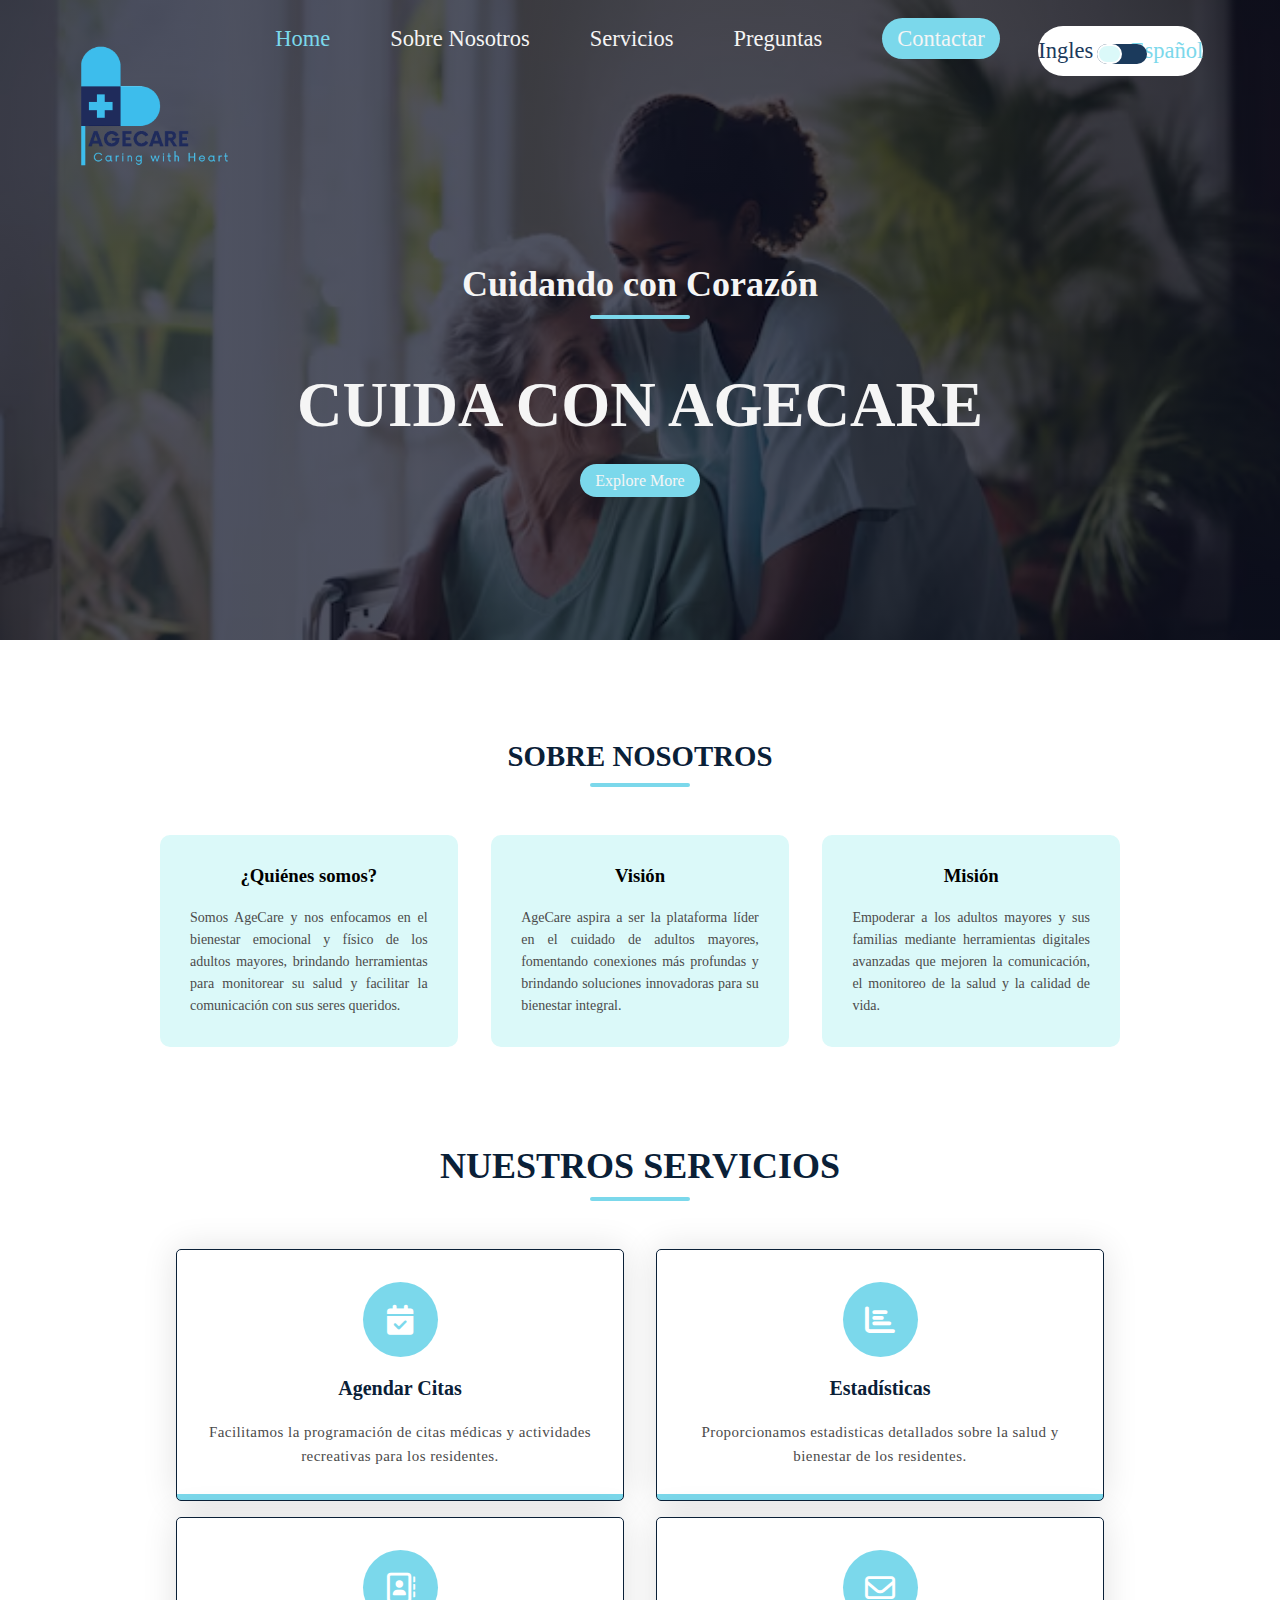
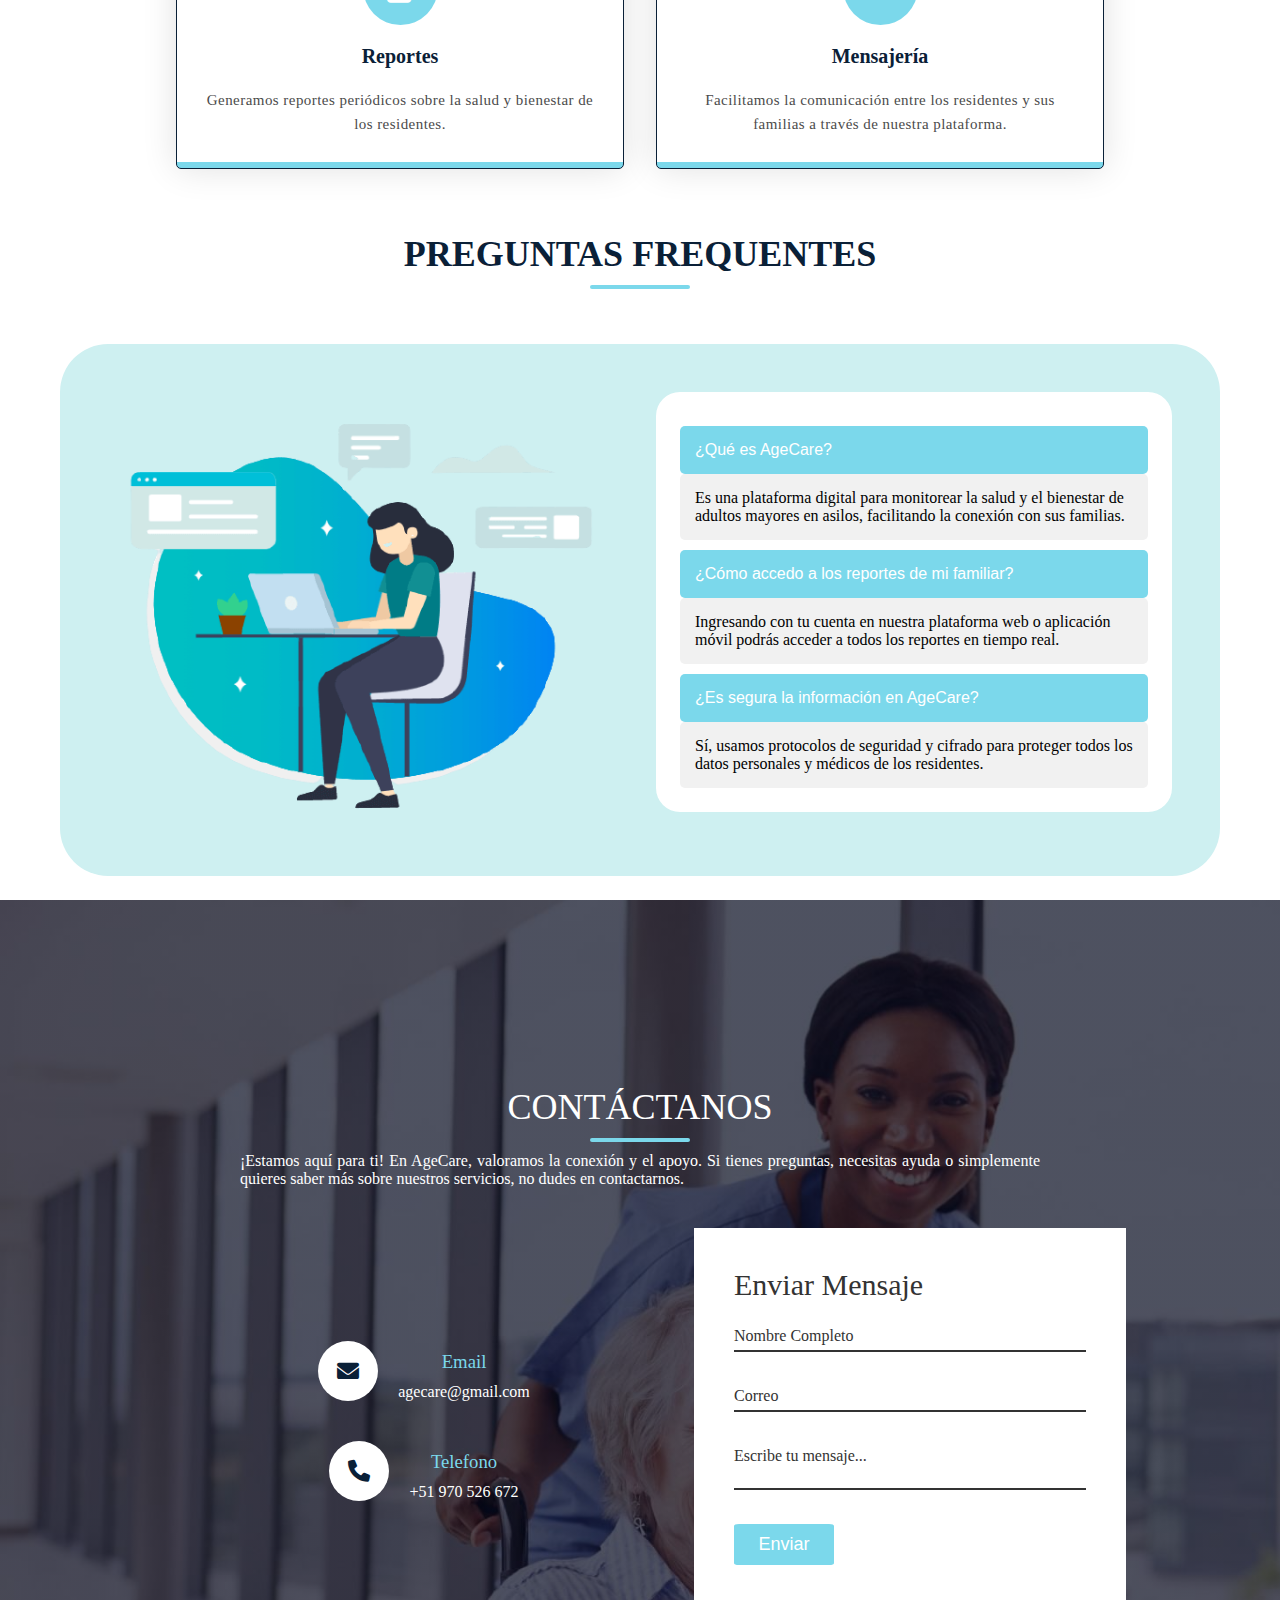
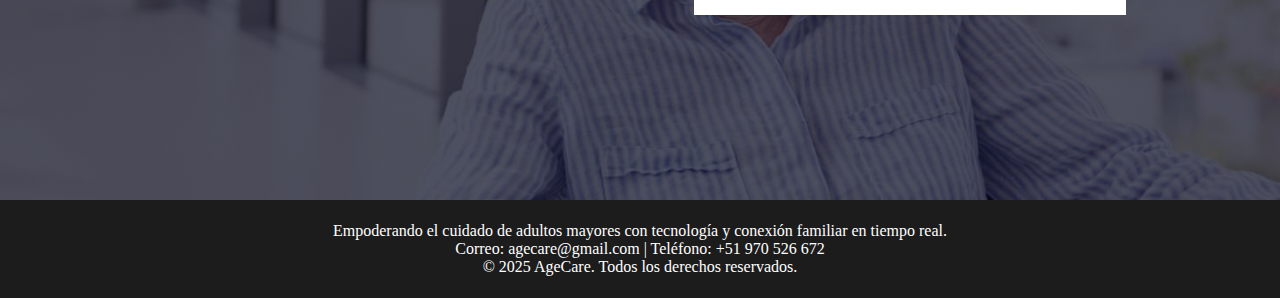
<file: es/index.html>
<!DOCTYPE html>
<html lang="es">
<head>
    <meta charset="UTF-8">
    <meta name="viewport" content="width=device-width, initial-scale=1.0">
    <title>Landing Page - AgeCare</title>
    <meta name="description" content="AgeCare es una plataforma digital que mejora la calidad de vida de los residentes en asilos, conectando a sus familias con información en tiempo real.">
    <meta name="keywords" content="asilos, adultos mayores, salud emocional, bienestar, plataforma digital, monitoreo, cuidados geriátricos, comunicación familiar">
    <meta name="author" content="AgeCare Team">
    <link rel="stylesheet" href="../css/style.css">
    <link href="https://fonts.googleapis.com/css2?family=Open+Sans:wght@400;700&display=swap" rel="stylesheet">
    <link href="https://cdnjs.cloudflare.com/ajax/libs/font-awesome/6.0.0/css/all.min.css" rel="stylesheet">
</head>
<body>
    <!-- Navbar -->
    <nav class="navbar">
        <a href="index.html"><img src="../img/AgeCare LG.png" class="logo" alt="Logo"></a>
        <ul class="nav-links">
            <li class="active"><a href="index.html">Home</a></li>
            <li><a href="#about">Sobre Nosotros</a></li>
            <li><a href="#services">Servicios</a></li>
            <li><a href="#questions">Preguntas</a></li>
            <li><a class="ctn" href="#contact">Contactar</a></li>
        </ul>
        <img src="../img/menu-bar.png" class="menu-btn" alt="">

        <div class="swicth">
            <span class="en">Ingles</span>
            <input type="checkbox" class="check"> 
            <span class="es">Español</span>
        </div>
    </nav>

    <header>
        <div class="header-content">
            <h2>Cuidando con Corazón</h2>
            <div class="line"></div>
            <h1>CUIDA CON AGECARE</h1>
            <a href="#" class="ctn">Explore More</a>
        </div>
    </header>

    <!-- About -->
     <section id="about" class="about">
        <div class="title">
            <h2>SOBRE NOSOTROS</h2>
            <div class="line"></div>
        </div>

        <div class="row">
            <div class="about-col">
                <h3>¿Quiénes somos?</h3>
                <p>Somos AgeCare y nos enfocamos en el bienestar emocional y físico de los adultos mayores, brindando herramientas para monitorear su salud y facilitar la comunicación con sus seres queridos.</p>
            </div>
            <div class="about-col">
                <h3>Visión</h3>
                <p>AgeCare aspira a ser la plataforma líder en el cuidado de adultos mayores, fomentando conexiones más profundas y brindando soluciones innovadoras para su bienestar integral.</p>
            </div>
            <div class="about-col">
                <h3>Misión</h3>
                <p>Empoderar a los adultos mayores y sus familias mediante herramientas digitales avanzadas que mejoren la comunicación, el monitoreo de la salud y la calidad de vida.</p>
            </div>            
        </div>
     </section>
    
     <!-- Services -->
      <section id="services" class="services">
            <h2>NUESTROS SERVICIOS</h2>
            <div class="line"></div>
            
            <div class="row">
                <div class="column">
                    <div class="card">
                        <div class="icon">
                            <i class="fa-solid fa-calendar-check"></i>
                        </div>
                        <h3>Agendar Citas</h3>
                        <p>Facilitamos la programación de citas médicas y actividades recreativas para los residentes.</p>
                    </div>
                </div>
                <div class="column">
                    <div class="card">
                        <div class="icon">
                            <i class="fa-solid fa-chart-bar"></i>
                        </div>
                        <h3>Estadísticas</h3>
                        <p>Proporcionamos estadisticas detallados sobre la salud y bienestar de los residentes.</p>
                     </div>
                </div>
                <div class="column">
                    <div class="card">
                        <div class="icon">
                            <i class="fa-regular fa-address-book"></i>
                        </div>
                        <h3>Reportes</h3>
                        <p>Generamos reportes periódicos sobre la salud y bienestar de los residentes.</p>
                    </div>
                </div>
                <div class="column">
                    <div class="card">
                        <div class="icon">
                            <i class="fa-regular fa-envelope"></i>
                        </div>
                        <h3>Mensajería</h3>
                        <p>Facilitamos la comunicación entre los residentes y sus familias a través de nuestra plataforma.</p>
                    </div>
                </div>
            </div> 
      </section>

    <!-- Questions -->
    <section id="questions" class="accordion_section">
        <div class="title">
            <h2>PREGUNTAS FREQUENTES</h2>
            <div class="line"></div>
        </div>

        <div class="wrapper">
            <div class="grid">
                <div class="col">
                    <img src="../img/mensajeria.png" alt="Preguntas">
                </div>
                <div class="col">
                    <div class="accordion">
                        <div class="accordion-item">
                            <button class="accordion-header">¿Qué es AgeCare?</button>
                            <div class="accordion-content">
                                <p>Es una plataforma digital para monitorear la salud y el bienestar de adultos mayores en asilos, facilitando la conexión con sus familias.</p>
                            </div>
                        </div>
                        <div class="accordion-item">
                            <button class="accordion-header">¿Cómo accedo a los reportes de mi familiar?</button>
                            <div class="accordion-content">
                                <p>Ingresando con tu cuenta en nuestra plataforma web o aplicación móvil podrás acceder a todos los reportes en tiempo real.</p>
                            </div>
                        </div>
                        <div class="accordion-item">
                            <button class="accordion-header">¿Es segura la información en AgeCare?</button>
                            <div class="accordion-content">
                                <p>Sí, usamos protocolos de seguridad y cifrado para proteger todos los datos personales y médicos de los residentes.</p>
                            </div>
                        </div>
                    </div>
                </div>
            </div>
        </div>
    </section>

     
    <!-- Contact -->
      <section id="contact" class="contact">
        <div class="content">
            <h2>CONTÁCTANOS</h2>
            <div class="line"></div>
            <p>¡Estamos aquí para ti! En AgeCare, valoramos la conexión y el apoyo. Si tienes preguntas, necesitas ayuda o simplemente quieres saber más sobre nuestros servicios, no dudes en contactarnos.</p>
            
        </div>

        <div class="container">
            <div class="contactInfo">
                <div class="box">
                    <div class="icon"> <i class="fa-solid fa-envelope"></i> </div>
                    <div class="text">
                        <h3>Email</h3>
                        <p>agecare@gmail.com</p>
                    </div>
                </div>
                <div class="box">
                    <div class="icon"> <i class="fa-solid fa-phone"></i> </div>
                    <div class="text">
                        <h3>Telefono</h3>
                        <p>+51 970 526 672</p>
                    </div>
                </div>
            </div>

            <div class="contactForm">
                <form action="">
                    <h2>Enviar Mensaje</h2>
                    <div class="inputBox">
                        <input type="text" name="" required="required">
                        <span>Nombre Completo</span>
                    </div>
                    <div class="inputBox">
                        <input type="text" name="" required="required">
                        <span>Correo</span>
                    </div>
                    <div class="inputBox">
                        <textarea name="" required="required"></textarea>
                        <span>Escribe tu mensaje...</span>
                    </div>
                    <div class="inputBox">
                        <input type="submit" name="" value="Enviar">
                    </div>
                </form>
            </div>
        </div>
      </section>

    <footer style="background-color: #1c1c1c; color: white; padding: 22px 10px; text-align: center;">
        <div class="footer-content">
            <p>Empoderando el cuidado de adultos mayores con tecnología y conexión familiar en tiempo real.</p>
            <p>Correo: agecare@gmail.com | Teléfono: +51 970 526 672</p>
            <p>&copy; 2025 AgeCare. Todos los derechos reservados.</p>
        </div>
    </footer>

    <script src="../js/java.js"></script>
</body>
</html>
</file>
<file: css/style.css>
* {
    margin: 0;
    padding: 0;
    box-sizing: border-box;
}

a{
    text-decoration: none;
    color: inherit;
}

ul{
    list-style: none;
}

.active {
    color: #7bd8eb;
}

/* Navbar */

.logo{
    width: 160px;
    height: 160px;
}

.navbar {
    position: absolute;
    top: 0;
    left: 0;
    display: flex;
    width: 100%;
    justify-content: space-between;
    align-items: flex-start;
    padding: 2% 6%;
    color: whitesmoke;
    font-size: 2.5vmin;
}

.nav-links {
    display: flex;
    align-items: center;
}

.nav-links li{
    margin: 0 30px;
}

header {
    width: 100vw;
    height: 50vw;
    background-image: linear-gradient(rgba(4, 9, 30, 0.7), rgba(4, 9, 30, 0.7)), url(../img/Cuidado-mayores.png);
    background-position: bottom;
    background-size: cover;
    display: flex;
    align-items: flex-end;
    justify-content: center;
}

.header-content {
    margin-bottom: 150px;
    color: whitesmoke;
    text-align: center;
}

.header-content h2 {
    font-size: 4vmin;
}

.line {
    width: 100px;
    height: 4px;
    background-color: #7bd8eb;
    margin: 10px auto;
    border-radius: 5px;
}

.header-content h1 {
    font-size: 7vmin;
    margin-top: 50px;
    margin-bottom: 30px;
}

.ctn {
    padding: 8px 15px;
    background: #7bd8eb;
    border-radius: 30px;
    color: whitesmoke;
}

.ctn:hover {
    background: #1b3a5c;
    transition: all 0.8s ease;
}

.menu-btn{
    position: absolute;
    top: 40px;
    right: 40px;
    width: 40px;
    cursor: pointer;
    display: none;
}

/* Swicther */
.swicth{
    display: flex;
    background-color: #fff;
    align-items: center;
    justify-content: center;
    height: 50px;
    width: 165px;
    border-radius: 25px;
    gap: 4px;
}

.es{
    color: #7bd8eb;
}

.en{
    color: #1b3a5c;
}

.check{
    position: relative;
    width: 50px;
}

.check::before{
    content: "";
    position: absolute;
    width: 50px;
    height: 20px;
    background: #1b3a5c;
    border-radius: 25px;
}

.check::after{
    content: "";
    position: absolute;
    width: 25px;
    height: 20px;
    background: #dbf9f9;
    border-radius: 25px;
    transition: 0.25s;
    border: 2px solid #ffffff;
    box-sizing: border-box;
}

.check:checked::after{
    left: 25px;
    border: 2px solid #1b3a5c;
}

.check:checked::before{
    background: #7bd8eb;
}

/* About */
.about {
    width: 80%;
    margin: auto;
    text-align: center;
    padding-top: 100px;
}

.about .title {
    text-align: center;
    margin-bottom: 5vmin;
    font-size: 1.2rem;
    color: #0a2037;
}

.about p {
    color: #4b4b4b;
    font-size: 14px;
    font-weight: 300;
    line-height: 22px;
    padding: 10px;
    text-align: justify;
}

.row{
    margin-top: 5%;
    display: flex;
    justify-content: space-between;
}

.about-col {
    flex-basis: 31%;
    background: #dbf9f9;
    border-radius: 10px;
    margin-bottom: 5%;
    padding: 20px 20px;
    box-sizing: border-box;
}

h3 {
    text-align: center;
    font-weight: 600;
    margin: 10px;
}

.about-col:hover{
    box-shadow: 0 0 20px rgba(0, 0, 0, 0.2);
    transition: all 0.8s ease;
}

/* Services */

.services {
    width: 80%;
    margin: auto;
    text-align: center;
    padding-top: 50px;
}

.services h2 {
    color: #0a2037;
    font-size: 4vmin;
}

.services .row {
    display: flex;
    flex-wrap: wrap;
}

.column{
    width: 100%;
    padding: 0 1em 1em 1em;
    text-align: center;
}

.card {
    border: 1px solid #0a2037;
    width: 100%;
    height: 100%;
    padding: 2em 1.5em;
    background: linear-gradient(#ffffff 50%, #7bd8eb 50%);
    background-size: 100% 200%;
    background-position: 0 2.5%;
    border-radius: 5px;
    box-shadow: 0 0 35px rgba(0, 0, 0, 0.12);
    cursor: pointer;
    transition: 0.5s ease;
}

.card h3{
    font-size: 20px;
    font-weight: 600;
    color: #0a2037;
    margin: 1em 0;
}

.card p{
    font-size: 15px;
    color: #4b4b4b;
    line-height: 1.6;
    letter-spacing: 0.03em;
}

.card .icon {
    background-color: #7bd8eb;
    position: relative;
    margin: auto;
    font-size: 30px;
    height: 2.5em;
    width: 2.5em;
    color: #ffffff;
    border-radius: 50%;
    display: grid;
    place-items: center;
}

.card:hover {
    background-position: 0 100%;
}

.card:hover .icon {
    background-color: #ffffff;
    color: #7bd8eb;
}

.card:hover h3 {
    color: #ffffff;
}
.card:hover p {
    color: #ffffff;
}

/* How It Works Section */

.how-it-works {
    width: 80%;
    margin: auto;
    text-align: center;
    padding-top: 100px;
    padding-bottom: 50px;
}

.how-it-works .title {
    text-align: center;
    margin-bottom: 5vmin;
    font-size: 1.2rem;
    color: #0a2037;
}

.steps-container {
    display: flex;
    flex-wrap: wrap;
    justify-content: space-between;
    max-width: 1200px;
    margin: 0 auto;
}

.step-card {
    background: #dbf9f9;
    border-radius: 10px;
    padding: 30px;
    margin: 15px 0;
    width: 100%;
    box-shadow: 0 4px 8px rgba(0, 0, 0, 0.1);
    transition: transform 0.3s ease, box-shadow 0.3s ease;
    position: relative;
}

.step-card:hover {
    transform: translateY(-5px);
    box-shadow: 0 8px 16px rgba(0, 0, 0, 0.2);
    background: linear-gradient(#ffffff 50%, #7bd8eb 50%);
    background-size: 100% 200%;
    background-position: 0 100%;
}

.step-card:hover h3 {
    color: #ffffff;
}

.step-card:hover p {
    color: #ffffff;
}

.step-card:hover .step-icon {
    background-color: #ffffff;
    color: #7bd8eb;
}

.step-icon {
    background-color: #7bd8eb;
    position: relative;
    margin: 0 auto 20px auto;
    font-size: 30px;
    height: 2.5em;
    width: 2.5em;
    color: #ffffff;
    border-radius: 50%;
    display: grid;
    place-items: center;
}


.step-card h3 {
    color: #0a2037;
    margin-bottom: 10px;
    font-size: 1.5rem;
}

.step-card p {
    color: #4b4b4b;
    font-size: 14px;
    line-height: 1.6;
}

/* Media queries para dispositivos móviles */
@media screen and (max-width: 768px) {
    .step-card {
        width: 100%;
        padding: 20px;
    }

    .steps-container {
        flex-direction: column;
        align-items: center;
    }
}

/* Questions */

.accordion_section{
    padding-block: 1.5rem;
}

.accordion_section h2{
    color: #0a2037;
    font-size: 4vmin;
}

.accordion_section .title{
    text-align: center;
    margin-bottom: 5vmin;
    padding-top: 100px;
    padding-top: 1.5rem;
    display: grid;
}

.wrapper{
    max-width: 1160px;
    padding: 3rem;
    margin-inline: auto;
    border-radius: 3rem;
    background: #cef0f1;
}

.grid{
    display: grid;
    grid-template-columns: repeat(2, 1fr);
    gap: 2rem;
    align-items: center;
}

.grid .col img{
    max-width: 100%;
    margin-inline: auto;
    place-items: center;
}

.accordion{
    padding: 1.5em;
    border-radius: 1.5em;
    background-color: #ffffff;
    margin-bottom: 1rem;
    grid-template-columns: 1fr 2rem;
}

.accordion h3{
    font-weight: 500;
    font-size: 1.5rem;
}

.accordion.onstate .desc{
    max-height: min-content;
}

.accordion.onstate .icon{
    rotate: 180deg;
}

.accordion-header {
    background-color: #7bd8eb;
    color: #fff;
    padding: 15px;
    width: 100%;
    border: none;
    text-align: left;
    outline: none;
    font-size: 16px;
    cursor: pointer;
    transition: 0.8s ease;
    border-radius: 5px;
    margin-top: 10px;
}

.accordion-content {
    padding: 15px;
    background-color: #f1f1f1;
    display: grid;
    overflow: hidden;
    border-radius: 5px;
}

.accordion-header.active,
.accordion-header:hover {
    background-color: #1b3a5c;
    text-decoration: none;
}

/* Contact */
.contact{
    position: relative;
    min-height: 100vh;
    padding: 50px 100px;
    display: flex;
    justify-content: center;
    align-items: center;
    flex-direction: column;
    background-image: linear-gradient(rgba(4, 9, 30, 0.7), rgba(4, 9, 30, 0.7)), url(../img/caring.jpg);
    background-size: cover;
}

.contact .content {
    max-width: 800px;
    text-align: center;
}

.contact .content h2 {
    font-size: 36px;
    font-weight: 500;
    color: #fff;
}

.contact .content p {
    font-weight: 300;
    color: #fff;
    text-align: justify;
}

.container {
    width: 100%;
    display: flex;
    justify-content: center;
    align-items: center;
    margin-top: 40px;
}

.container .contactInfo {
    width: 50%;
    display: flex;
    flex-direction: column;
    align-items: center;
}

.container .contactInfo .box{
    position: relative;
    padding: 20px 0;
    display: flex;
}

.container .contactInfo .box .icon{
    min-width: 60px;
    height: 60px;
    background: #fff;
    color: #0a2037;
    justify-content: center;
    align-items: center;
    border-radius: 50%;
    font-size: 22px;
    display: grid;
    place-items: center;
}

.container .contactInfo .box .text{
    display: flex;
    margin-left: 20px;
    font-size: 16px;
    color: #fff;
    flex-direction: column;
    font-weight: 300;
}

.container .contactInfo .box .text h3{
    font-weight: 500;
    color: #7bd8eb;
    text-align: center;
}

.contactForm {
    width: 40%;
    padding: 40px;
    background-color: #fff;
}

.contactForm h2 {
    font-size: 30px;
    color: #333;
    font-weight: 500;
}

.contactForm .inputBox {
    position: relative;
    width: 100%;
    margin-top: 10px;
}

.contactForm .inputBox input, .contactForm .inputBox textarea{
    width: 100%;
    padding: 5px 0;
    font-size: 16px;
    margin: 10px 0;
    border: none;
    border-bottom: 2px solid #333;
    outline: none;
    resize: none;
}

.contactForm .inputBox span{
    position: absolute;
    left: 0;
    padding: 5px 0;
    font-size: 16px;
    margin: 10px 0;
    pointer-events: none;
    transition: 0.5s;
    color: #333;

}

.contactForm .inputBox input:focus ~ span,.contactForm .inputBox input:valid ~ span,
.contactForm .inputBox textarea:focus ~ span,.contactForm .textarea input:valid ~ span{
    color: #7bd8eb;
    font-size: 12px;
    transform: translateY(-20px);
}

.contactForm .inputBox input[type="submit"]{
    width: 100px;
    color: #fff;
    background: #7bd8eb;
    border: none;
    padding: 10px;
    cursor: pointer;
    font-size: 18px;
    border-radius: 5%;
}

/* Mobile */
@media only screen and (max-width: 768px) {
    .menu-btn{
        display: block;
        height: 60px;
        width: 60px;
        top: 10px;
        right: 10px;
    }

    .nav-links a {
        font-size: 6vmin;
    }


    .navbar {
        padding: 0px;
    }

    .logo {
        position: absolute;
        top: 10px;
        left: 15px;
        height: 80px;
        width: 80px;
    }

    header {
        height: 100vw;
    }

    .nav-links{
        flex-direction: column;
        width: 100%;
        height: 80vh;
        justify-content: center;
        background-color: #0a2037;
        margin-top: -900px;
        transition: all 0.8s ease;
    }

    .mobile-menu{
        margin-top: 0px;
        border-bottom-right-radius: 35%;
    }

    .nav-links li{
        margin: 30px auto;
    }

    .row{
        flex-direction: column;
        align-items: center;
    }

    .grid{
        grid-template-columns: 1fr;
    }

    .grid .col:nth-child(1){
        order: 2;
    }
}

@media screen and (min-width: 768px) {
    section{
        padding: 0 2em;
    }

    .column{
        flex: 0 50%;
        max-width: 50%;
    }
    
}

@media (max-width: 768px) {
    .contact {
        padding: 50px;
    }
    .container {
        flex-direction: column;
    }
    .container .contactInfo {
        margin-bottom: 40px;
        width: 100%;
    }
    .contactForm {
        width: 100%;
    }
}

.development-team {
    width: 80%;
    margin: auto;
    text-align: center;
    padding: 50px 0;
}

.development-team .title {
    color: #0a2037;
}

.team-container {
    display: flex;
    flex-wrap: wrap;
    justify-content: center;
    gap: 20px;
}

.team-member {
    width: 180px;
    text-align: center;
}

.team-member img {
    width: 100%;
    border-radius: 10px;
    object-fit: cover;
    height: 180px;
    box-shadow: 0 4px 8px rgba(0,0,0,0.1);
    transition: transform 0.3s ease;
}

.team-member img:hover {
    transform: scale(1.05);
}

.team-member p {
    margin-top: 10px;
    font-weight: 600;
    color: #4b4b4b;
}


.video-section {
    width: 90%;
    margin: 0 auto;
    text-align: center;
}

.video-container {
    display: flex;
    flex-wrap: wrap;
    justify-content: center;
    gap: 20px;
}

.video-block {
    flex: 1 1 45%;
    max-width: 560px;
}

.video-block h2 {
    margin-bottom: 10px;
    font-size: 1.5rem;
    color: #0a2037;
}

.video-wrapper {
    position: relative;
    padding-bottom: 56.25%; /* 16:9 ratio */
    height: 0;
    overflow: hidden;
    border-radius: 8px;
    box-shadow: 0 4px 8px rgba(0,0,0,0.1);
}

.video-wrapper iframe {
    position: absolute;
    top: 0;
    left: 0;
    width: 100%;
    height: 100%;
    border: 0;
}
</file>
